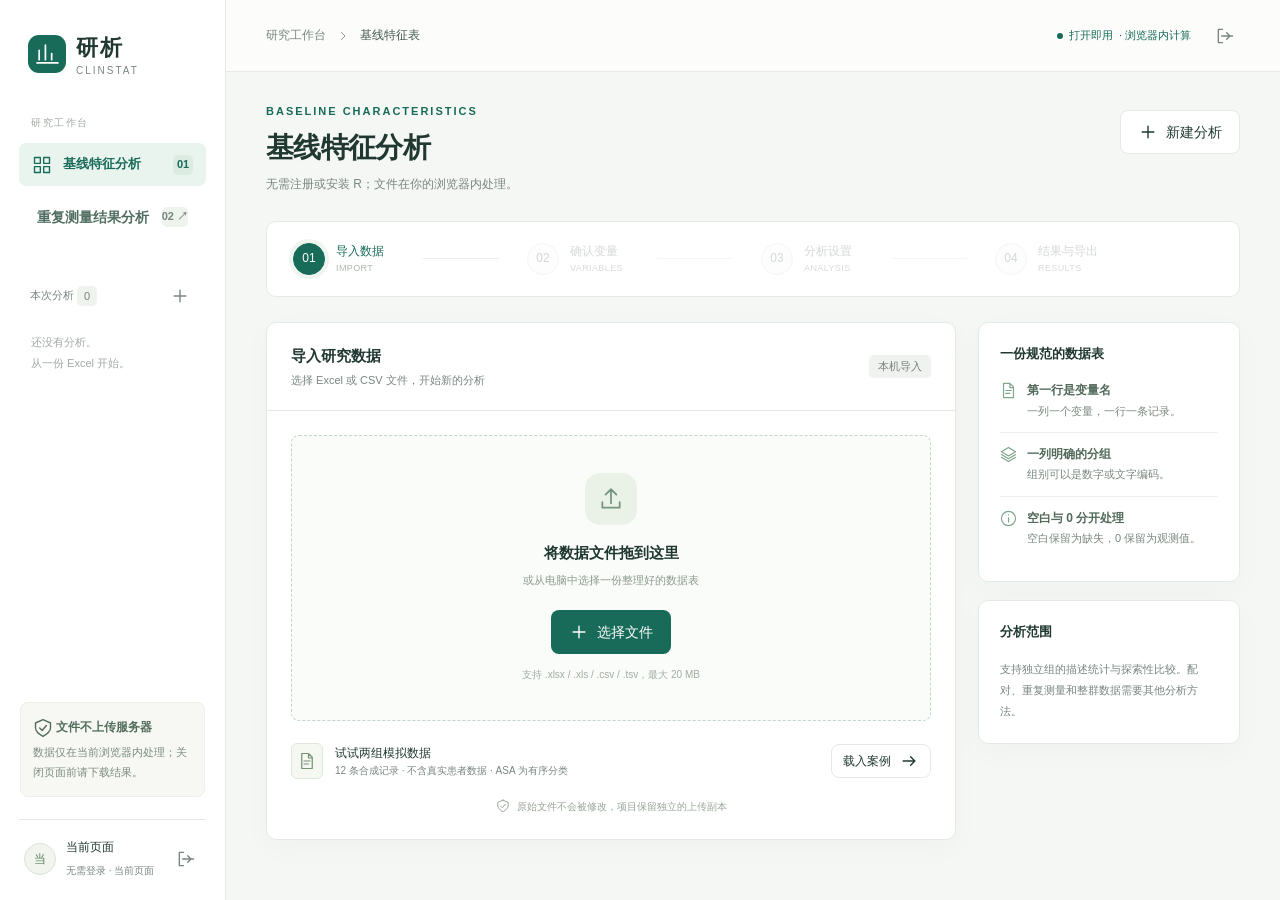
<file: index.html>
<!doctype html>
<html lang="zh-CN">
<head>
  <meta charset="utf-8">
  <meta name="viewport" content="width=device-width, initial-scale=1">
  <meta name="theme-color" content="#176b58">
  <title>研析 ClinStat · 基线统计 · 打开即用</title>
  <link rel="stylesheet" href="./style.css?v=20261018-rm3">
  <script src="./vendor/xlsx.js" defer></script>
  <script src="./vendor/docx.js" defer></script>
  <script src="./browser-api.js" defer></script>
  <script src="./app.js?v=20261018-rm3" defer></script>
</head>
<body>
  <div id="app"><div class="boot"><span class="spinner"></span><p>正在打开研究工作台…</p></div></div>
  <div id="toast" class="toast" role="status" aria-live="polite"></div>
  <dialog id="delete-dialog"><h2>删除这个项目？</h2><p>本次页面中的数据副本、分析记录和结果将被移除。你的原 Excel 文件不受影响。</p><div class="actions"><button class="btn secondary" id="cancel-delete">保留项目</button><button class="btn danger" id="confirm-delete">删除项目</button></div></dialog>
</body>
</html>
</file>
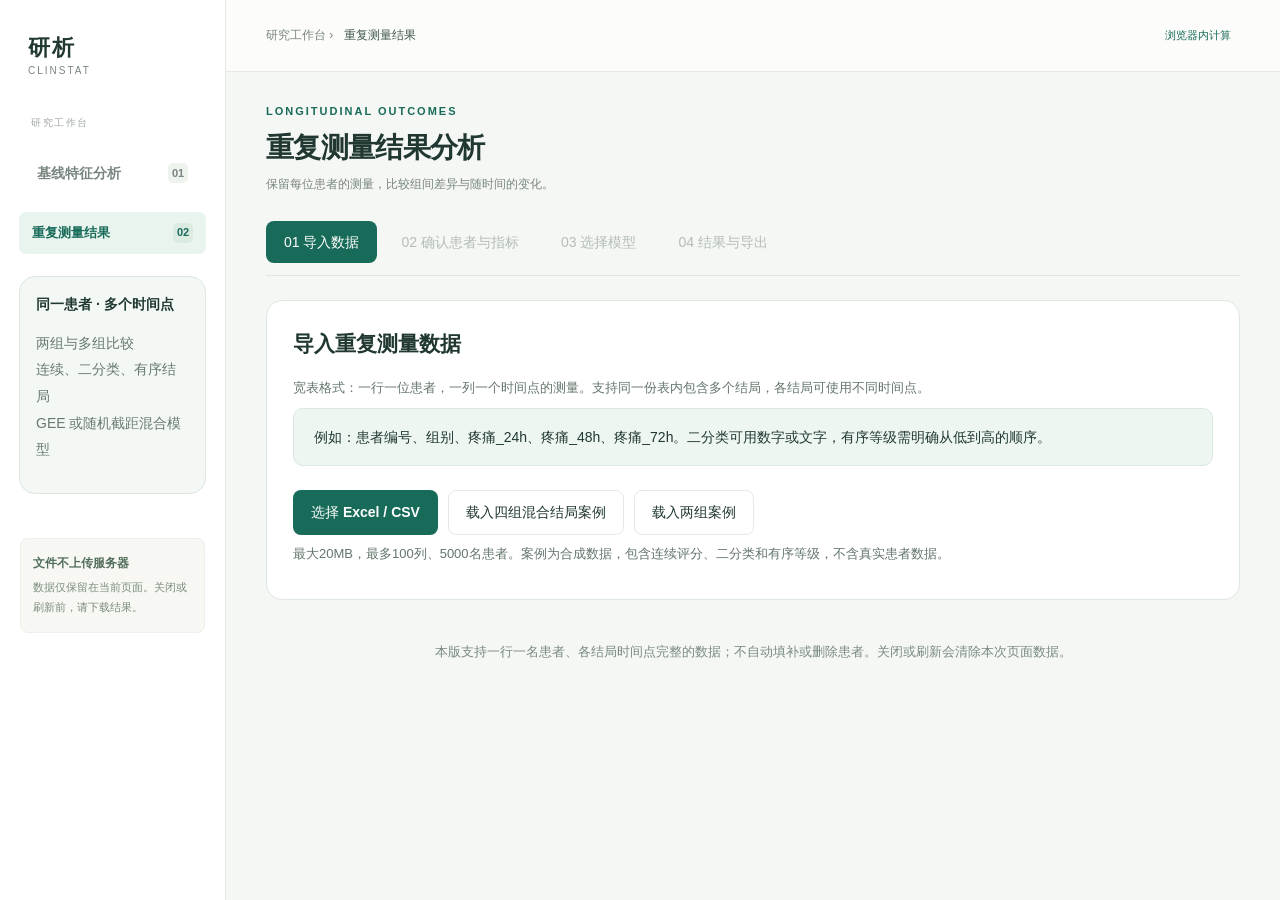
<file: longitudinal.html>
<!doctype html>
<html lang="zh-CN">
<head>
  <meta charset="utf-8">
  <meta name="viewport" content="width=device-width, initial-scale=1">
  <meta name="theme-color" content="#176b58">
  <title>研析 ClinStat · 重复测量结果分析</title>
  <link rel="stylesheet" href="./style.css">
  <link rel="stylesheet" href="./longitudinal.css?v=20261018-box4">
  <script src="./vendor/xlsx.js" defer></script>
  <script src="./vendor/docx.js" defer></script>
  <script src="./longitudinal-core.js?v=20261018-box4" defer></script>
  <script src="./longitudinal-boxplot.js?v=20261018-box4" defer></script>
  <script src="./longitudinal.js?v=20261018-box4" defer></script>
</head>
<body><div id="rm-app"><div class="boot"><span class="spinner"></span><p>正在打开重复测量工作台…</p></div></div></body>
</html>
</file>
<file: style.css>
@charset "UTF-8";
:root{--green:#176b58;--green-dark:#114b3f;--green-soft:#eaf4ef;--ink:#203831;--muted:#79867f;--line:#e4eae5;--paper:#fff;--bg:#f5f7f4;--amber:#a36f20;--amber-bg:#fbf5e8;--red:#ac4545;--shadow:0 8px 30px #20383107}
*{box-sizing:border-box}body{margin:0;background:var(--bg);color:var(--ink);font-family:-apple-system,BlinkMacSystemFont,"PingFang SC","Microsoft YaHei",sans-serif;font-size:14px;line-height:1.6}button,input,select{font:inherit}button,a,input,select{outline-offset:4px}button{cursor:pointer}button:disabled{cursor:not-allowed;opacity:.45}a{color:var(--green);text-decoration:none}svg{width:20px;height:20px;flex-shrink:0;vertical-align:middle;fill:none;stroke:currentColor;stroke-width:1.65;stroke-linecap:round;stroke-linejoin:round}h1,h2,h3,p{margin:0}h1{font-size:28px;font-weight:650;letter-spacing:-.7px;line-height:1.4}h2{font-size:18px;font-weight:650}h3{font-size:15px;font-weight:600}.muted{color:var(--muted)}.tiny{font-size:12px}.eyebrow{color:var(--green);font-size:11px;font-weight:650;letter-spacing:2px;text-transform:uppercase}.mono{font-variant-numeric:tabular-nums}.boot{height:100vh;display:flex;flex-direction:column;align-items:center;justify-content:center;gap:20px}.spinner{display:inline-block;width:26px;height:26px;border:2px solid #d5e5dc;border-top-color:var(--green);border-radius:50%;animation:spin .8s linear infinite}@keyframes spin{to{transform:rotate(360deg)}}.btn{display:inline-flex;align-items:center;justify-content:center;gap:8px;border:1px solid transparent;border-radius:8px;padding:10px 17px;min-height:42px;background:var(--green);color:#fff;font-weight:550;white-space:nowrap;transition:background .16s,transform .16s}.btn:hover:not(:disabled){background:var(--green-dark)}.btn.secondary{background:#fff;color:var(--ink);border-color:var(--line)}.btn.secondary:hover:not(:disabled){background:#f3f7f2}.btn.ghost{background:transparent;color:var(--muted);padding:6px 10px;min-height:34px}.btn.ghost:hover:not(:disabled){color:var(--green);background:var(--green-soft)}.btn.small{padding:6px 11px;min-height:34px;font-size:12px}.btn.danger{background:var(--red)}.actions{display:flex;gap:10px;align-items:center}.spacer{flex:1}.pill{display:inline-flex;align-items:center;gap:6px;padding:3px 9px;border-radius:5px;background:var(--green-soft);color:var(--green);font-size:11px;font-weight:550;white-space:nowrap}.pill.gray{background:#eff2ef;color:#78827c}.pill.amber{background:var(--amber-bg);color:var(--amber)}.pill.red{background:#fbeeee;color:var(--red)}.dot{width:6px;height:6px;background:currentColor;border-radius:50%;display:inline-block}.badge{display:inline-flex;min-width:20px;height:20px;align-items:center;justify-content:center;font-size:11px;color:var(--muted);border-radius:5px;background:#eff3ee}.logo{display:flex;align-items:center;gap:10px}.logo-mark{width:38px;height:38px;background:var(--green);border-radius:11px;display:flex;align-items:center;justify-content:center;color:#fff}.logo-mark svg{width:25px;height:25px}.logo-name{font-size:22px;font-weight:700;letter-spacing:2px}.logo-sub{font-size:10px;letter-spacing:2px;color:var(--muted);line-height:1.2}.field{display:flex;flex-direction:column;gap:7px}.field label{font-size:13px;font-weight:550}.input,select{border:1px solid #dce4de;border-radius:7px;padding:10px 12px;color:var(--ink);background:#fff;min-height:42px;max-width:100%;transition:border-color .15s}.input:focus,select:focus{border-color:var(--green);outline:2px solid #176b5814}.input::placeholder{color:#a2aba4}.auth{min-height:100vh;display:grid;grid-template-columns:1.1fr 1fr;background:#fff}.auth-story{background:#eaf0e9;padding:48px 9%;display:flex;flex-direction:column;position:relative;overflow:hidden}.auth-story:after{content:"";position:absolute;right:-210px;bottom:-260px;width:680px;height:680px;border:1px solid #cbd8cb;border-radius:50%;pointer-events:none}.auth-story:before{content:"";position:absolute;right:-150px;bottom:-200px;width:560px;height:560px;border:1px solid #d1dbd1;border-radius:50%;pointer-events:none}.auth-story-content{margin:auto 0;position:relative;z-index:1;max-width:460px;padding:70px 0}.auth-story h1{font-size:40px;font-weight:600;line-height:1.5;letter-spacing:-1px;margin:18px 0}.auth-story p{font-size:15px;color:#65786c;line-height:1.9;max-width:370px}.auth-flow{margin-top:40px;display:grid;gap:17px}.auth-flow>div{display:flex;align-items:center;gap:13px;font-size:14px}.auth-flow span{width:27px;height:27px;border:1px solid #c8d9cb;border-radius:50%;display:inline-flex;align-items:center;justify-content:center;font-size:10px;font-family:monospace;color:#6e8b78}.story-footer{font-size:11px;color:#89978c;letter-spacing:.5px}.auth-form-area{display:flex;justify-content:center;align-items:center;padding:50px}.auth-panel{width:100%;max-width:355px}.auth-panel h2{font-size:25px;margin:8px 0}.auth-panel>.muted{margin-bottom:29px}.auth-tabs{display:flex;padding:4px;background:#f3f6f2;border-radius:8px;margin-bottom:25px}.auth-tabs button{border:0;background:transparent;flex:1;padding:8px;border-radius:6px;color:var(--muted)}.auth-tabs button.active{background:#fff;color:var(--green);box-shadow:0 1px 5px #2038310c;font-weight:600}.auth-panel form{display:grid;gap:18px}.auth-panel form>.btn{margin-top:4px}.auth-note{margin-top:24px;font-size:12px;color:var(--muted);line-height:1.8;display:flex;gap:7px}.auth-note svg{width:16px;height:16px;margin-top:3px}.form-error{font-size:12px;color:var(--red);min-height:0}.shell{display:flex;min-height:100vh}.sidebar{width:226px;position:fixed;inset:0 auto 0 0;background:#fff;border-right:1px solid var(--line);display:flex;flex-direction:column;padding:30px 19px 20px;z-index:10}.sidebar>.logo{padding-left:9px}.side-section-label{font-size:10px;letter-spacing:1.5px;color:#a0aaa2;margin:38px 12px 12px}.nav-main{display:flex;align-items:center;gap:11px;background:var(--green-soft);border:0;border-radius:7px;color:var(--green);padding:11px 13px;font-size:13px;font-weight:600;width:100%}.nav-main>.badge{margin-left:auto;background:#dcebe2;color:var(--green)}.projects-heading{display:flex;align-items:center;justify-content:space-between;margin-top:33px;margin-bottom:9px;padding:0 11px;font-size:11px;color:var(--muted)}.icon-btn{border:0;background:transparent;color:var(--muted);padding:5px;border-radius:5px;display:inline-flex;align-items:center;justify-content:center}.icon-btn:hover{color:var(--green);background:var(--green-soft)}.project-list{overflow-y:auto;flex:1;min-height:70px}.project-link{display:flex;align-items:center;gap:8px;width:100%;text-align:left;border:0;background:transparent;color:#7e8b81;padding:10px 11px;border-radius:6px;font-size:12px;margin-bottom:3px}.project-link span{overflow:hidden;text-overflow:ellipsis;white-space:nowrap}.project-link svg{width:15px;height:15px;color:#acb7ae}.project-link.active{color:var(--green);background:#f1f7f2}.side-empty{font-size:11px;color:#a2aaa4;margin:12px;line-height:1.9}.side-guide{background:#f7f8f4;border:1px solid #edf0e9;padding:14px 12px;border-radius:8px;margin:22px 1px;color:#7c8c7e;font-size:11px;line-height:1.8}.side-guide strong{display:block;color:#526d5a;font-size:12px;margin-bottom:4px}.user-box{border-top:1px solid var(--line);padding:18px 5px 0;display:flex;gap:10px;align-items:center}.avatar{width:32px;height:32px;flex-shrink:0;border:1px solid #d9e4d9;background:#f1f5ee;border-radius:50%;color:#5d7d61;display:flex;align-items:center;justify-content:center;font-size:12px}.user-text{overflow:hidden;flex:1}.user-text strong{display:block;font-size:12px;font-weight:550;white-space:nowrap;text-overflow:ellipsis;overflow:hidden}.user-text small{font-size:10px;color:var(--muted)}.main{margin-left:226px;width:calc(100% - 226px);min-width:0}.topbar{height:72px;padding:0 40px;display:flex;align-items:center;justify-content:space-between;border-bottom:1px solid var(--line);background:#ffffffb3}.crumb{font-size:12px;color:var(--muted);display:flex;align-items:center;gap:11px}.crumb strong{color:#40584b;font-weight:500}.crumb svg{width:12px;height:12px}.topbar .pill{background:transparent;font-size:11px;font-weight:400}.content{padding:31px 40px 60px;max-width:1550px;margin:0 auto}.page-heading{display:flex;align-items:flex-start;justify-content:space-between;margin-bottom:27px;gap:20px}.page-heading p{color:var(--muted);margin-top:8px;font-size:12px}.page-heading .eyebrow{margin-bottom:7px}.page-heading .actions{margin-top:7px}.steps{display:grid;grid-template-columns:repeat(4,1fr);padding:20px 26px;background:#fff;border:1px solid var(--line);border-radius:10px;margin-bottom:25px;gap:16px}.step{display:flex;align-items:center;gap:11px;position:relative;background:none;border:0;padding:0;color:#a2aca4;text-align:left}.step:not(:last-child):after{content:"";height:1px;background:#e8ede8;position:absolute;left:130px;right:12px;top:16px}.step-num{height:32px;width:32px;border:1px solid #e5eae5;border-radius:50%;display:flex;align-items:center;justify-content:center;font-size:12px;flex-shrink:0;background:#fafbf9}.step-label{font-size:12px;font-weight:500}.step-label small{display:block;font-size:9px;letter-spacing:.4px;font-weight:400;color:#acb5ad}.step.active{color:var(--green)}.step.active .step-num{background:var(--green);border-color:var(--green);color:#fff;box-shadow:0 0 0 4px #eef5ef}.step.done{color:#548568}.step.done .step-num{background:var(--green-soft);border-color:var(--green-soft)}.step.done .step-num svg{width:15px;height:15px}.card{background:#fff;border:1px solid var(--line);border-radius:10px;box-shadow:var(--shadow);min-width:0}.card-header{padding:21px 24px;border-bottom:1px solid var(--line);display:flex;align-items:center;justify-content:space-between;gap:14px}.card-header h2{font-size:15px}.card-header p{font-size:11px;color:var(--muted);margin-top:4px}.card-body{padding:24px}.grid-main{display:grid;grid-template-columns:minmax(0,1fr) 262px;gap:22px;align-items:start}.aside-stack{display:grid;gap:18px}.aside-card{padding:21px}.aside-card h3{font-size:13px;margin-bottom:17px}.aside-card p{font-size:11px;color:var(--muted);line-height:1.9}.aside-card .rule{display:flex;gap:10px;font-size:11px;color:#7a887e;padding:12px 0;border-top:1px solid #edf1eb}.aside-card .rule:first-of-type{border:0;padding-top:0}.rule svg{width:17px;height:17px;color:#7da68b;margin-top:1px}.rule strong{display:block;color:#52695a;font-size:12px;margin-bottom:2px}.upload-zone{border:1.5px dashed #c5d5c8;border-radius:8px;background:#fafcf9;min-height:270px;padding:37px 25px;text-align:center;display:flex;align-items:center;justify-content:center;flex-direction:column;transition:background .15s,border-color .15s}.upload-zone.drag{background:#e9f4eb;border-color:var(--green)}.upload-icon{height:52px;width:52px;border-radius:15px;background:#eaf2e8;display:flex;align-items:center;justify-content:center;color:#73967c;margin-bottom:16px}.upload-icon svg{height:26px;width:26px}.upload-zone h3{font-size:15px;margin-bottom:7px}.upload-zone p{font-size:11px;color:#8c9a8f;margin-bottom:20px}.upload-zone .tiny{margin:13px 0 0;font-size:10px;color:#a0aca2}.sample-row{display:flex;align-items:center;gap:12px;padding:17px 0 0;margin-top:5px}.sample-row .file-mini{width:32px;height:36px;border:1px solid #e0e8de;background:#f5f8f1;border-radius:6px;display:flex;align-items:center;justify-content:center;color:#769276}.sample-row .file-mini svg{width:18px;height:18px}.sample-row p{font-size:12px}.sample-row small{font-size:10px;color:var(--muted);display:block}.sample-row .btn{margin-left:auto}.bottom-note{display:flex;gap:7px;justify-content:center;color:#98a497;font-size:10px;margin-top:20px}.bottom-note svg{width:14px;height:14px}.stats-grid{display:grid;grid-template-columns:repeat(4,1fr);gap:15px;margin-bottom:21px}.stat-card{padding:17px 21px;background:#fff;border:1px solid var(--line);border-radius:9px}.stat-title{font-size:11px;color:var(--muted);display:flex;align-items:center;gap:7px}.stat-title svg{width:14px;height:14px;color:#a0b0a1}.stat-value{font-size:29px;font-weight:600;line-height:1.3;margin-top:9px;font-variant-numeric:tabular-nums;letter-spacing:-.7px}.stat-value small{font-size:11px;color:var(--muted);font-weight:400;letter-spacing:0;margin-left:5px}.stat-foot{font-size:10px;color:#8e9e91;margin-top:5px}.data-controls{display:flex;gap:20px;margin-bottom:22px}.data-controls>.field{flex:1}.section-line{height:1px;background:var(--line);margin:22px 0}.groups-row{display:flex;gap:9px;flex-wrap:wrap;margin-bottom:22px}.group-chip{padding:8px 13px;border:1px solid #e4ebe2;border-radius:6px;background:#fafbf8;font-size:11px;color:#7b8a7c}.group-chip strong{font-weight:600;color:#375e43;margin-left:12px}.table-wrap{overflow:auto}.table{border-collapse:collapse;width:100%;font-size:11px;white-space:nowrap}.table th{font-size:10px;text-align:left;color:#7c8b7f;background:#f7f9f5;padding:12px 14px;font-weight:500;border-bottom:1px solid var(--line)}.table td{padding:12px 14px;border-bottom:1px solid #eef1eb;vertical-align:middle}.table tbody tr:last-child td{border-bottom:0}.table tr:hover td{background:#fbfcfa}.table td.num,.table th.num{text-align:right;font-variant-numeric:tabular-nums}.table .var-name{max-width:235px;overflow:hidden;text-overflow:ellipsis;font-weight:500;color:#46604e}.preview-table{min-width:640px}.preview-table td{color:#78877a}.notice{display:flex;gap:10px;padding:12px 14px;border-radius:7px;background:var(--amber-bg);color:#96743e;font-size:11px;line-height:1.8}.notice svg{width:16px;height:16px;flex-shrink:0;margin-top:2px}.notice.green{background:var(--green-soft);color:#5a7b63}.issues{display:grid;gap:10px}.issue{font-size:11px;color:#8d7b58;display:flex;align-items:flex-start;gap:8px;line-height:1.8}.issue svg{width:14px;height:14px;margin-top:2px;flex-shrink:0}.footer-actions{display:flex;align-items:center;justify-content:space-between;gap:15px;margin-top:23px}.save-note{font-size:10px;color:#96a194;display:flex;gap:6px;align-items:center}.save-note svg{width:13px;height:13px}.type-chips{display:flex;gap:8px;flex-wrap:wrap}.chip{border:1px solid #e3e9e0;background:#fff;padding:4px 10px;border-radius:5px;font-size:10px;color:var(--muted);cursor:pointer}.chip.active{border-color:#c6ddcb;background:var(--green-soft);color:var(--green)}.config-toolbar{padding:15px 21px;display:flex;align-items:center;justify-content:space-between;gap:10px}.search{position:relative;max-width:225px}.search svg{position:absolute;left:10px;top:10px;width:14px;height:14px;color:#a0aaa1}.search .input{padding:6px 10px 6px 31px;min-height:33px;font-size:11px;width:100%}.config-table{min-width:850px}.config-table select,.config-table .input{padding:5px 7px;min-height:30px;font-size:11px;border-color:#e4eae2;border-radius:5px;width:100%}.config-table td{padding:9px 13px}.config-table .var-name{max-width:205px}.config-table .levels{width:110px}.config-table .type-select{width:105px}.config-table .method-select{width:155px}.config-table .summary-select{width:112px}input[type=checkbox],input[type=radio]{accent-color:var(--green);cursor:pointer;width:14px;height:14px;flex-shrink:0}label.checkbox{display:flex;align-items:flex-start;gap:9px;font-size:12px;color:#677e6c;cursor:pointer;line-height:1.8}.checkbox input{margin-top:4px}.confirm-strip{padding:17px 22px;border-top:1px solid var(--line);background:#fbfcf8;border-radius:0 0 10px 10px}.form-section{margin-bottom:26px}.form-section h3{font-size:13px;margin-bottom:12px}.choice-grid{display:grid;grid-template-columns:1fr 1fr;gap:13px}.choice{border:1px solid var(--line);border-radius:8px;padding:17px;display:flex;align-items:flex-start;gap:9px;cursor:pointer;line-height:1.8}.choice:has(input:checked){background:#f2f8f0;border-color:#a9c6af}.choice strong{display:block;font-size:12px;font-weight:600}.choice p{font-size:11px;color:var(--muted);margin-top:4px}.choice input{margin-top:4px}.settings-row{display:flex;gap:14px;align-items:center;justify-content:space-between;border-bottom:1px solid #eef1ea;padding:17px 0}.settings-row:last-child{border-bottom:0}.settings-row p{font-size:11px;color:var(--muted);margin-top:4px}.settings-row strong{font-size:12px;font-weight:500}.settings-row select{font-size:11px;min-height:34px;padding:6px 10px;min-width:180px}.settings-card .card-body{padding:24px}.settings-card .notice{margin-top:20px}.checklist{display:grid;gap:14px;font-size:11px;color:#728575}.checklist>div{display:flex;gap:8px;align-items:center}.checklist svg{width:14px;height:14px;color:#86a78b}.summary-line{display:flex;justify-content:space-between;font-size:11px;color:var(--muted);padding:9px 0;border-bottom:1px solid #edf1eb}.summary-line strong{font-weight:500;color:#4c6953}.busy-view{min-height:360px;display:flex;flex-direction:column;align-items:center;justify-content:center;text-align:center;padding:40px}.busy-view .spinner{width:40px;height:40px;border-width:3px;margin-bottom:25px}.busy-view p{color:var(--muted);font-size:12px;margin-top:10px;max-width:420px}.busy-checks{display:flex;gap:23px;margin-top:29px;color:#85a08b;font-size:11px}.busy-checks svg{width:13px;height:13px}.results-banner{border:1px solid #d6e5d7;background:#f0f7ee;border-radius:9px;padding:19px 22px;display:flex;align-items:center;gap:15px;margin-bottom:22px}.results-banner.amber{background:#fbf7ed;border-color:#eee4c8}.results-banner>.result-icon{width:37px;height:37px;background:#e0eddd;border-radius:50%;display:flex;align-items:center;justify-content:center;color:#6a946e}.results-banner.amber>.result-icon{background:#f2e9cf;color:#a08349}.results-banner h3{font-size:13px}.results-banner p{font-size:11px;color:#7c8d7a;margin-top:4px}.results-banner .actions{margin-left:auto}.results-banner .btn svg{width:16px;height:16px}.tabs{display:flex;gap:25px;padding:0 23px;border-bottom:1px solid var(--line);overflow:auto}.tab{padding:17px 0 14px;border:0;border-bottom:2px solid transparent;background:none;color:#95a08f;font-size:12px;white-space:nowrap}.tab.active{border-color:var(--green);color:var(--green);font-weight:600}.tab .badge{margin-left:6px;height:17px;min-width:17px;font-size:9px}.result-table{min-width:850px}.result-table td{padding:11px 14px}.result-table .subrow td{color:#96a18e;font-size:10px}.result-table tr.variable-start td{border-top:1px solid #e4eade}.result-table tr.variable-start:first-child td{border-top:0}.result-table .var-name{font-size:11px;max-width:200px;white-space:normal;min-width:150px}.result-table .level-name{color:#7d8d79;font-size:10px}.methods-table{min-width:900px}.methods-table td{white-space:normal;max-width:340px}.method-detail{font-size:10px;color:var(--muted);margin-top:5px;line-height:1.6}.table-note{border-top:1px solid var(--line);padding:15px 23px;font-size:10px;color:#94a18e;line-height:1.9}.empty-tab{padding:45px;text-align:center;color:var(--muted);font-size:12px}.history-note{margin-top:20px;font-size:10px;color:#9aa495}.toast{position:fixed;bottom:28px;left:50%;transform:translate(-50%,20px);background:#234b3d;color:#fff;box-shadow:0 8px 30px #19382b20;border-radius:8px;padding:12px 21px;font-size:12px;z-index:100;opacity:0;pointer-events:none;transition:.2s;max-width:90vw}.toast.visible{opacity:1;transform:translate(-50%,0)}.toast.error{background:#934b46}.hidden{display:none!important}dialog{border:1px solid var(--line);border-radius:13px;padding:28px;max-width:430px;color:var(--ink);box-shadow:0 15px 80px #20383130}dialog::backdrop{background:#213b3155}dialog h2{margin-bottom:12px}dialog p{font-size:13px;color:var(--muted);line-height:1.9}dialog .actions{justify-content:flex-end;margin-top:25px}.mobile-brand{display:none}.toolbar-label{font-size:11px;color:var(--muted)}.table-wrap::-webkit-scrollbar{height:6px;width:6px}.table-wrap::-webkit-scrollbar-thumb{background:#d3ddd0;border-radius:5px}.table-wrap::-webkit-scrollbar-track{background:#f4f7f1}.input-error{border-color:var(--red)!important}.error-card{padding:22px;border:1px solid #edd4d1;border-radius:9px;background:#fff7f5;color:#9a5d54;margin-bottom:20px}.error-card h3{margin-bottom:8px}.error-card p{font-size:12px;white-space:pre-wrap;overflow-wrap:anywhere}.header-file{font-size:10px;color:#8c9c8c;margin-top:5px;max-width:600px;overflow:hidden;text-overflow:ellipsis;white-space:nowrap}.result-title{font-size:14px;color:#47644d}.skeleton-line{height:12px;background:#eff3eb;border-radius:4px;width:130px}.project-link:disabled{opacity:.5}.r-offline{margin-bottom:20px}.feedback-note{font-size:11px;color:var(--muted);margin-top:12px}
@media(min-width:1500px){.content{padding-top:39px}.grid-main{grid-template-columns:minmax(0,1fr) 280px}.config-table .var-name{max-width:260px}}
@media(max-width:1150px){.sidebar{width:198px;padding-left:13px;padding-right:13px}.main{margin-left:198px;width:calc(100% - 198px)}.content{padding:26px 25px 45px}.topbar{padding:0 25px}.grid-main{grid-template-columns:minmax(0,1fr) 225px;gap:17px}.steps{padding:19px 20px}.step:not(:last-child):after{display:none}.stat-card{padding:16px}.config-toolbar{flex-wrap:wrap}.auth-story{padding:40px 10%}.auth-story h1{font-size:34px}}
@media(max-width:950px){.grid-main{grid-template-columns:1fr}.aside-stack{grid-template-columns:1fr 1fr}.aside-card{padding:17px}.stats-grid{gap:10px}.stat-card{padding:13px}.stat-title{font-size:10px}.stat-value{font-size:25px}.results-banner{flex-wrap:wrap}.results-banner .actions{margin-left:0}.auth{grid-template-columns:1fr 1fr}.auth-story h1{font-size:29px}.auth-form-area{padding:35px}}
@media(max-width:700px){.sidebar{display:none}.main{margin-left:0;width:100%}.topbar{height:60px;padding:0 18px}.mobile-brand{display:flex;margin-right:10px}.mobile-brand .logo-mark{width:26px;height:26px;border-radius:7px}.mobile-brand svg{width:17px;height:17px}.topbar .crumb{gap:7px;font-size:11px}.topbar .pill{font-size:10px;padding-right:0}.topbar .pill .local-label{display:none}.content{padding:24px 16px 40px}.page-heading{margin-bottom:21px;gap:10px}h1{font-size:23px}.page-heading .eyebrow{font-size:9px}.page-heading p{font-size:11px;max-width:230px}.page-heading .btn{font-size:11px;padding:7px 10px;min-height:35px}.page-heading .actions{gap:2px}.steps{padding:16px 12px;gap:8px;margin-bottom:17px}.step{flex-direction:column;gap:7px;align-items:center;text-align:center}.step-num{width:27px;height:27px;font-size:11px}.step-label{font-size:10px}.step-label small{font-size:8px}.card-header{padding:17px}.card-body{padding:17px}.aside-stack{grid-template-columns:1fr}.stats-grid{grid-template-columns:repeat(2,1fr);gap:10px}.stat-card{padding:14px 16px}.stat-value{font-size:26px}.stat-foot{font-size:9px}.data-controls{gap:12px}.data-controls>.field{min-width:0}.data-controls select{font-size:12px}.footer-actions{flex-wrap:wrap}.save-note{font-size:9px}.choice-grid{grid-template-columns:1fr}.settings-card .card-body{padding:18px}.settings-row{flex-wrap:wrap}.settings-row select{width:100%}.results-banner{padding:16px;gap:10px}.results-banner .actions{width:100%;margin-top:8px}.results-banner .btn{flex:1;font-size:11px}.tabs{gap:20px;padding:0 17px}.tab{font-size:11px}.config-toolbar{padding:13px 16px}.search{max-width:100%;width:100%}.type-chips{gap:5px}.chip{padding:4px 8px;font-size:9px}.confirm-strip{padding:14px 17px}.checkbox{font-size:11px!important}.auth{display:block}.auth-story{padding:25px 25px 28px}.auth-story-content{padding:25px 0 0}.auth-story h1{font-size:27px;margin:10px 0}.auth-story p{font-size:12px;max-width:100%}.auth-flow,.story-footer{display:none}.auth-story .logo-mark{width:31px;height:31px}.auth-story .logo-name{font-size:19px}.auth-form-area{padding:27px 25px 45px}.auth-panel{max-width:420px}.auth-panel h2{font-size:22px}.auth-panel>.muted{font-size:12px;margin-bottom:20px}.upload-zone{min-height:230px;padding:25px 15px}.sample-row p{font-size:11px}.sample-row .btn{font-size:10px;padding:6px 8px}.sample-row small{font-size:9px}.notice{font-size:10px}.busy-checks{gap:10px;font-size:9px}.busy-view{padding:35px 20px}.user-box{display:none}.mobile-actions{display:flex}.header-file{max-width:230px}}
@media(prefers-reduced-motion:reduce){*{animation-duration:.01ms!important;transition:none!important}}
.mobile-project-bar{display:none}.card:has(.result-table)>.table-wrap,.card:has(.methods-table)>.table-wrap{max-height:650px}.result-table thead,.methods-table thead{position:sticky;top:0;z-index:2}.result-table th,.methods-table th{box-shadow:0 1px 0 var(--line)}
.ordinal-editor{min-width:150px;max-width:210px}.config-table .ordinal-editor .levels{width:100%}.levels-observed{font-size:10px;color:#7c8b7f;white-space:normal;overflow-wrap:anywhere;margin-top:5px}.levels-fill{background:none;border:0;padding:2px 0;color:var(--green);font-size:10px;text-decoration:underline;text-underline-offset:3px}.levels-feedback{font-size:10px;color:#839680;white-space:normal;line-height:1.6;overflow-wrap:anywhere;max-width:210px}.levels-feedback.error{color:var(--red)}
@media(max-width:700px){.mobile-project-bar{display:flex;align-items:center;gap:12px;margin-bottom:22px}.mobile-project-bar label{font-size:11px;color:var(--muted);white-space:nowrap}.mobile-project-bar select{flex:1;min-width:0;font-size:11px;min-height:34px;padding:6px 9px}.card:has(.result-table)>.table-wrap,.card:has(.methods-table)>.table-wrap{max-height:550px}}

/* Workbench module navigation. Opens in a new tab to preserve page-only data. */
.nav-secondary{display:flex;align-items:center;gap:10px;padding:14px 18px;margin:6px 0;border-radius:12px;text-decoration:none;color:#506e60;font-size:14px;font-weight:600}.nav-secondary:hover{background:#edf4f0}.nav-secondary .badge{margin-left:auto}.module-shortcut{display:none!important}@media(max-width:900px){.module-shortcut{display:inline-flex!important;margin:0 0 20px}}
</file>
<file: longitudinal.css>
.module-link{display:flex;align-items:center;gap:12px;text-decoration:none;color:var(--muted,#63756e);padding:14px 18px;border-radius:12px;margin:5px 0;font-weight:600}.module-link:hover{background:#edf4f0;color:#176b58}.module-link .badge{margin-left:auto}.rm-nav .nav-main{width:100%;margin-top:8px}.rm-grid{display:grid;grid-template-columns:repeat(2,minmax(0,1fr));gap:20px}.rm-field{display:flex;flex-direction:column;gap:8px;font-size:14px;font-weight:600}.rm-field select,.rm-field input,.rm-measure select,.rm-measure input,.rm-title-input{width:100%;padding:11px 12px;border:1px solid #d9e2dc;border-radius:8px;background:white;color:#203d32;font:inherit;min-width:0}.rm-check{display:flex;gap:10px;align-items:flex-start;line-height:1.65;font-size:14px;margin:14px 0}.rm-check input{margin-top:5px;accent-color:#176b58;flex:none}.rm-panel{background:white;border:1px solid #dfe7e1;border-radius:16px;padding:26px;margin:22px 0}.rm-panel h2{margin:0 0 16px;font-size:21px}.rm-panel h3{margin:0 0 12px}.rm-help{font-size:13px;line-height:1.75;color:#64766c;margin:8px 0}.rm-outcome{border-top:1px solid #e1e8e2;margin-top:22px;padding-top:22px}.rm-outcome-head{display:flex;align-items:center;gap:12px;margin-bottom:16px}.rm-title-input{max-width:340px;font-weight:700}.rm-measure{display:grid;grid-template-columns:1.3fr 1fr auto;gap:12px;margin:10px 0;align-items:center}.rm-measure-actions{display:flex;gap:4px}.rm-small{padding:6px 10px!important;min-height:32px!important;font-size:13px!important}.rm-scale{display:grid;grid-template-columns:1.4fr 1fr 1fr;gap:16px;margin-top:20px}.rm-tabs{display:flex;gap:6px;flex-wrap:wrap;border-bottom:1px solid #e0e7e0;padding-bottom:12px;margin:24px 0}.rm-tabs button{border:0;background:transparent;padding:10px 18px;font:inherit;color:#66796f;border-radius:8px;cursor:pointer}.rm-tabs button.active{background:#176b58;color:white}.rm-table-wrap{overflow:auto;max-width:100%}.rm-table{border-collapse:collapse;width:100%;font-size:14px}.rm-table th,.rm-table td{border-bottom:1px solid #e7ebe7;padding:12px 13px;text-align:right;white-space:nowrap}.rm-table th{background:#f3f7f3;color:#405e4f;font-size:13px}.rm-table th:first-child,.rm-table td:first-child{text-align:left}.rm-table tbody tr:hover{background:#f8faf7}.rm-warning{background:#fff8e9;border:1px solid #e8d5a8;color:#765b22;padding:14px 18px;border-radius:10px;line-height:1.7;margin:14px 0;font-size:14px}.rm-note{background:#eef6f1;border:1px solid #dbe8df;border-radius:10px;padding:16px 20px;line-height:1.75;font-size:14px}.rm-error{background:#fff2ef;border:1px solid #e4c4bd;color:#943e32;border-radius:12px;padding:18px;margin:18px 0;white-space:pre-wrap;line-height:1.6}.rm-busy{padding:38px;text-align:center}.rm-busy .spinner{display:inline-block;margin-bottom:20px}.rm-chart{display:block;width:100%;height:auto;max-height:430px;margin:16px 0;background:#fff}.rm-chart-card{border-top:1px solid #e4e9e4;margin-top:22px;padding-top:22px}.rm-chart-legend{display:flex;gap:18px;justify-content:center;flex-wrap:wrap;font-size:13px}.rm-chart-legend i{display:inline-block;width:10px;height:10px;border-radius:50%;margin-right:6px}.rm-mobile-nav{display:none}.rm-file{position:absolute;width:1px;height:1px;overflow:hidden;opacity:0}.rm-stats{display:flex;gap:26px;flex-wrap:wrap;margin:20px 0}.rm-stat strong{font-size:27px;display:block;color:#254b3c}.rm-stat span{font-size:13px;color:#78897e}.rm-result-controls{display:flex;gap:14px;align-items:center;flex-wrap:wrap}.rm-result-controls select{padding:9px 12px;border:1px solid #dce4dc;border-radius:8px;background:white;font:inherit}.rm-submit{display:flex;justify-content:space-between;gap:18px;align-items:center;margin-top:24px}.rm-submit p{max-width:600px}.rm-all{min-height:100vh}.rm-progress{color:#769281;font-size:13px}.rm-app-footer{color:#798a80;font-size:13px;line-height:1.6;text-align:center;padding:20px}.rm-disabled{opacity:.6}.rm-scope{list-style:none;padding:0;line-height:1.9;color:#687a70;font-size:14px}.rm-status-row{display:flex;align-items:center;gap:12px;flex-wrap:wrap}.rm-method{max-width:850px;font-size:14px;line-height:1.9}.rm-diagnostic-grid{display:grid;grid-template-columns:repeat(2,minmax(0,1fr));gap:14px}.rm-measure label{font-size:12px;color:#63786c;display:grid;gap:4px}
@media(max-width:900px){.rm-grid,.rm-diagnostic-grid{grid-template-columns:1fr}.rm-panel{padding:20px}.rm-scale{grid-template-columns:1fr 1fr}.rm-scale>:first-child{grid-column:1/-1}.rm-measure{grid-template-columns:1fr 1fr}.rm-measure-actions{grid-column:1/-1}.rm-mobile-nav{display:flex;gap:12px;padding:12px 0;flex-wrap:wrap}.rm-mobile-nav a{font-size:14px;color:#176b58}.rm-submit{align-items:stretch;flex-direction:column}.rm-outcome-head{flex-wrap:wrap}.rm-chart{min-width:530px}.rm-chart-scroll{overflow-x:auto}.rm-table{font-size:12px}.rm-table th,.rm-table td{padding:10px}.rm-title-input{max-width:none}}

.rm-all .actions{flex-wrap:wrap}.rm-all .main,.rm-panel,.rm-chart-scroll{min-width:0}

.rm-box-settings{padding:20px;border:1px solid #dce6df;border-radius:12px;background:#f7faf7}.rm-box-switches{display:flex;gap:4px 24px;flex-wrap:wrap;margin:12px 0}.rm-box-settings .rm-grid{gap:14px}.rm-boxplot{max-height:none;min-width:850px;height:auto;margin-top:20px;vertical-align:top}.rm-box-settings h3{margin-bottom:8px}@media(max-width:700px){.rm-box-settings{padding:14px}.rm-box-switches{display:block}.rm-boxplot{min-width:800px}}
</file>
